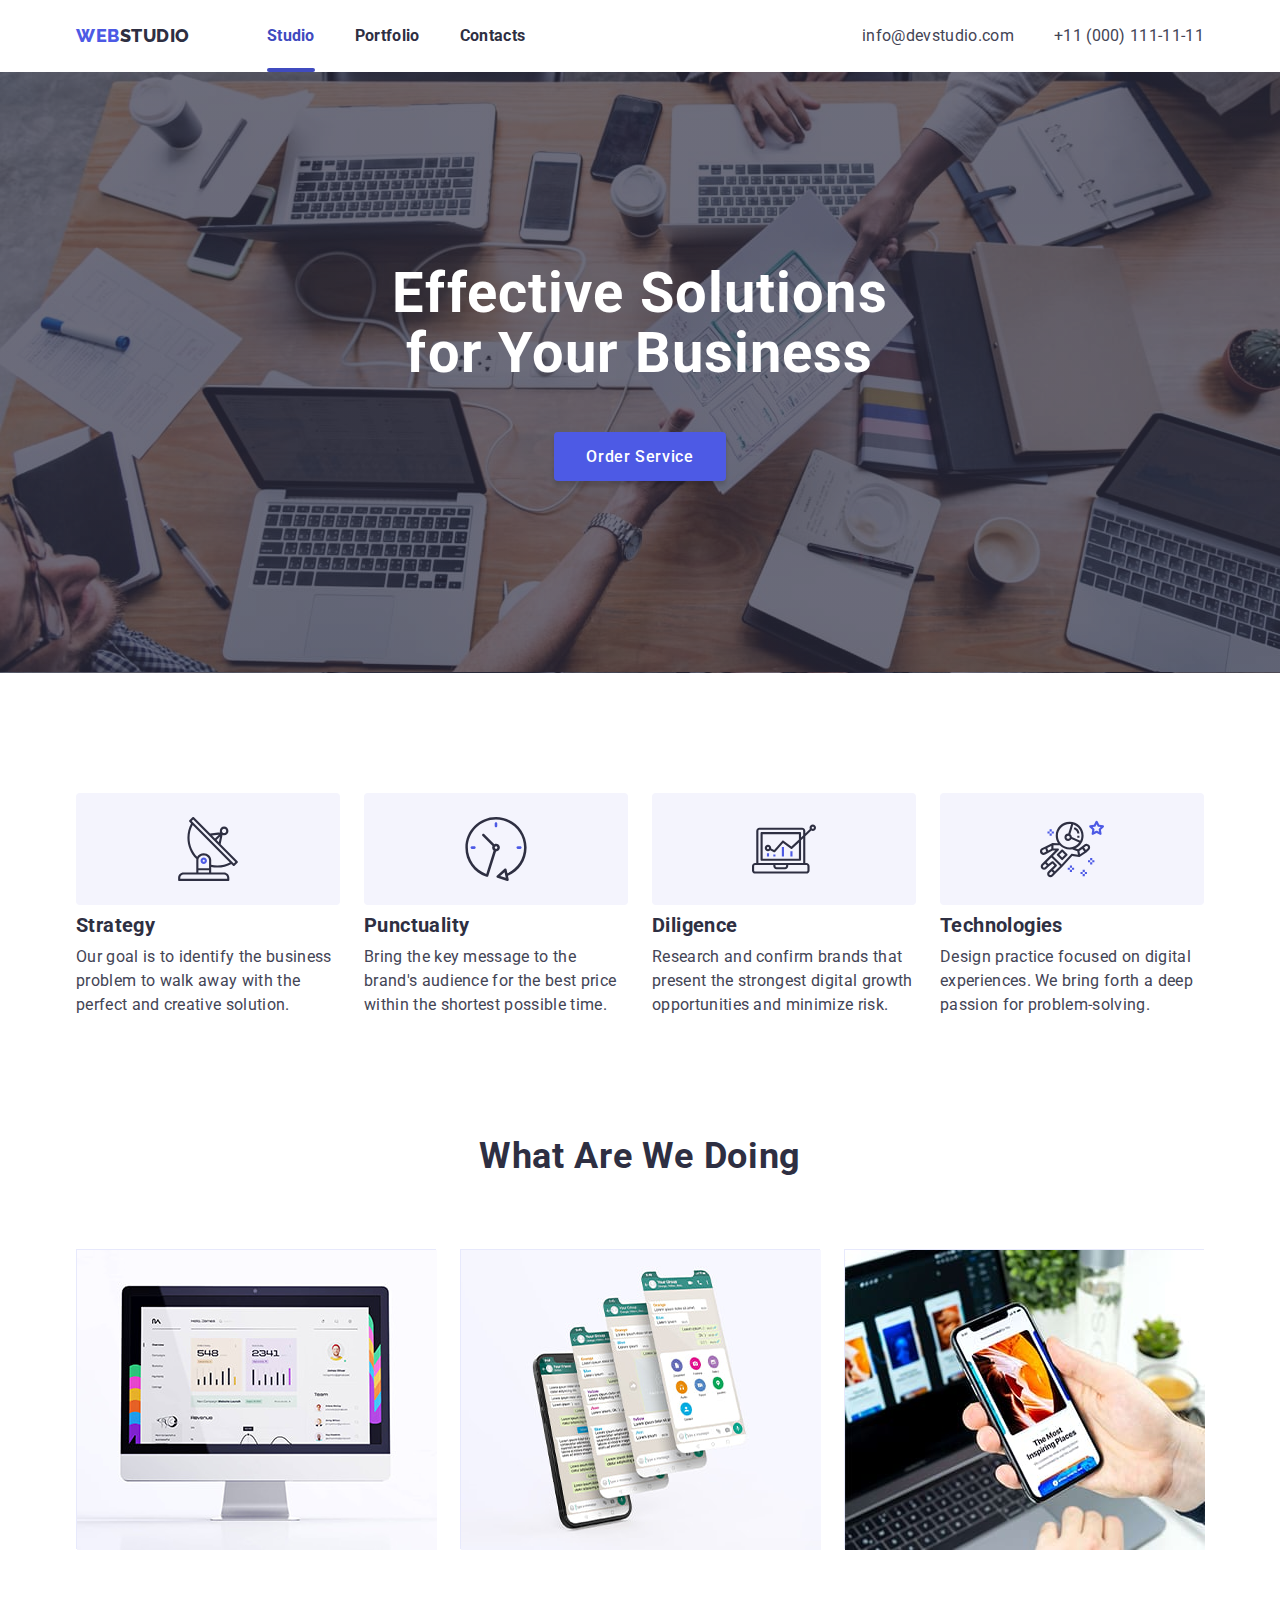
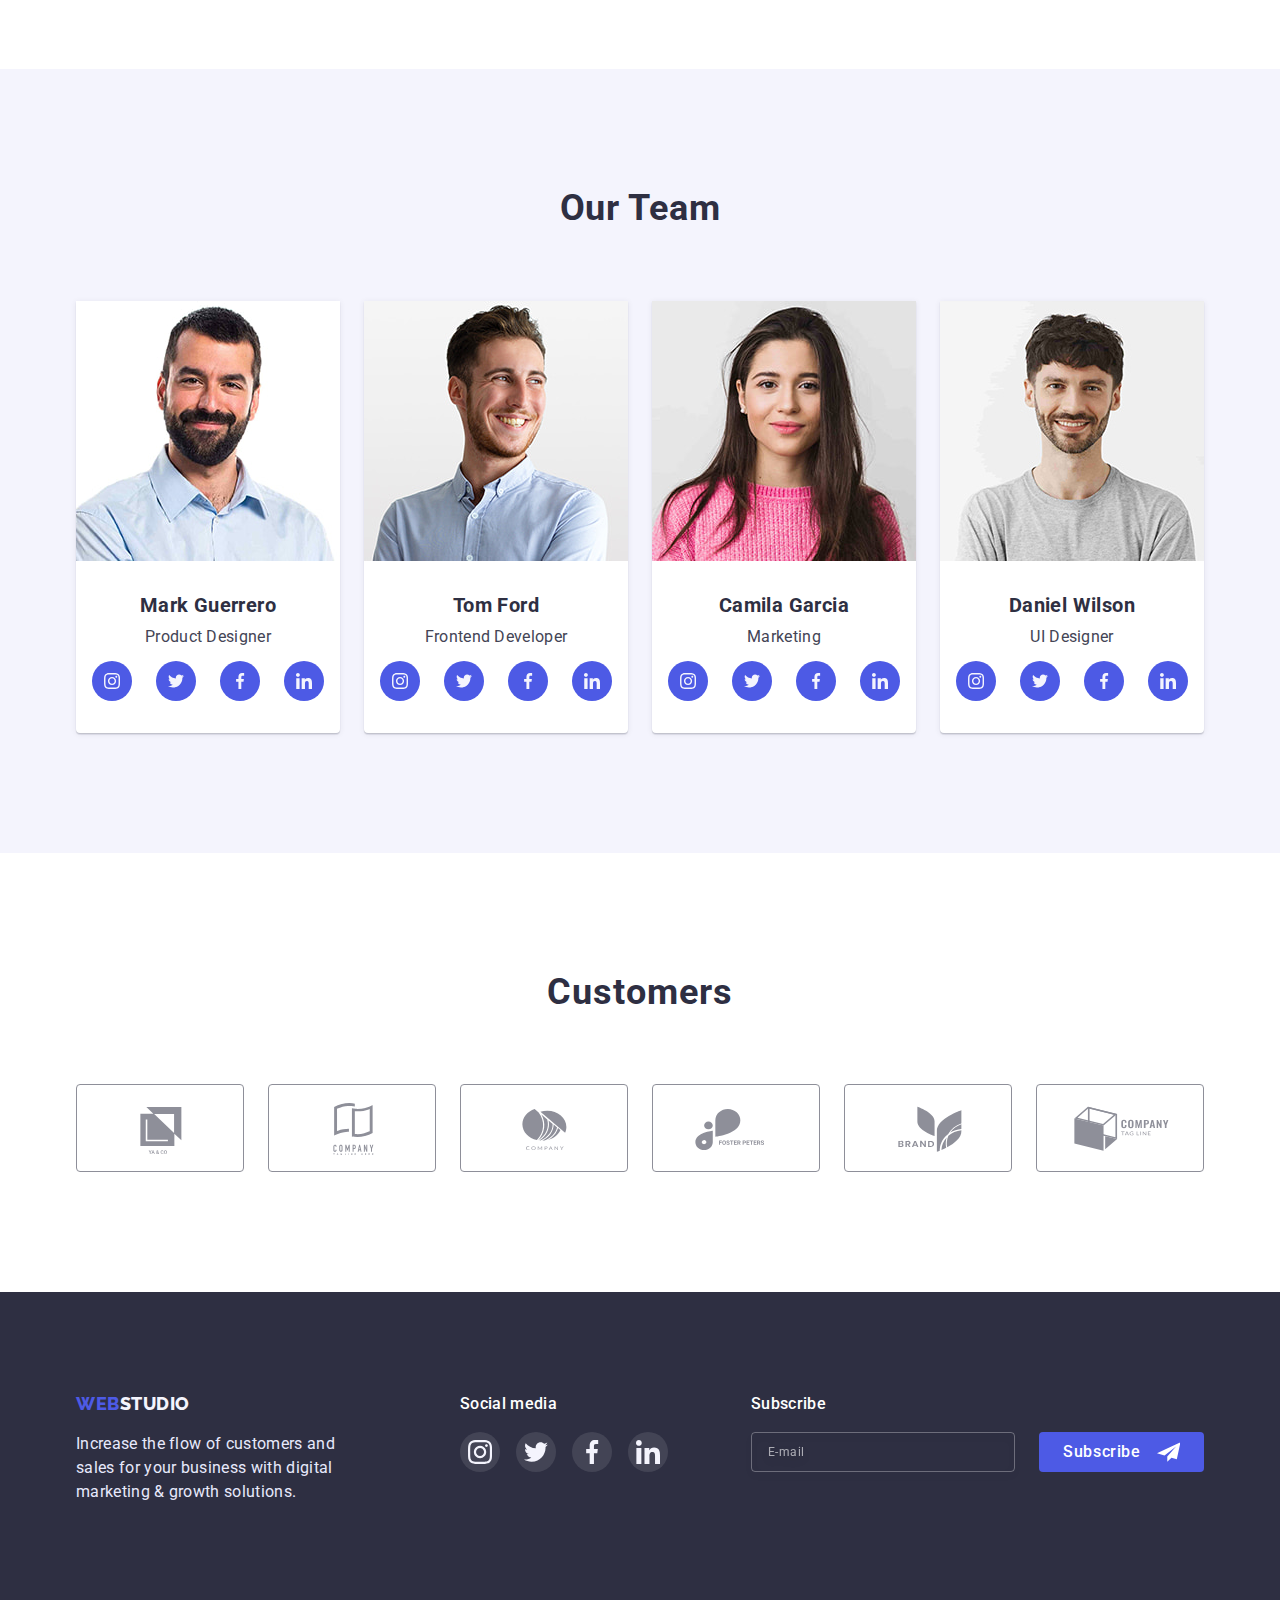
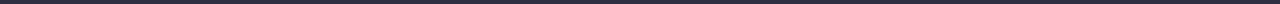
<file: index.html>
<!DOCTYPE html>
<html lang="en">
  <head>
    <meta charset="UTF-8" />
    <meta http-equiv="X-UA-Compatible" content="IE=edge" />
    <meta name="viewport" content="width=device-width, initial-scale=1.0" />
    <title>Портфоліо</title>
    <link rel="preconnect" href="https://fonts.googleapis.com" />
    <link rel="preconnect" href="https://fonts.gstatic.com" crossorigin />
    <link
      href="https://fonts.googleapis.com/css2?family=Raleway:wght@700;800&family=Roboto:wght@400;500;700;900&display=swap"
      rel="stylesheet"
    />
    <link
      rel="stylesheet"
      href="https://cdnjs.cloudflare.com/ajax/libs/modern-normalize/1.1.0/modern-normalize.css"
    />
    <link rel="stylesheet" href="css/styles.css" />
  </head>
  <body>
    <header>
      <div class="container-header">
        <div class="logo-navigation">
          <a class="logo" href="index.html"
            ><span class="logo-web">WEB</span
            ><span class="logo-studio">STUDIO</span></a
          >
          <nav class="navigation">
            <ul class="navigation-links-list">
              <li>
                <a
                  class="navigation-link nav-current"
                  href="index.html"
                  target="_parent"
                  >Studio</a
                >
              </li>
              <li>
                <a
                  class="navigation-link nav-hidden"
                  href="portfolio.html"
                  target="_parent"
                  >Portfolio</a
                >
              </li>
              <li>
                <a class="navigation-link nav-hidden" href="#" target="_parent"
                  >Contacts</a
                >
              </li>
            </ul>
          </nav>
        </div>
        <ul class="contacts">
          <li>
            <a class="contact" href="mailto:info@devstudio.com"
              >info@devstudio.com</a
            >
          </li>
          <li>
            <a class="contact" href="tel:+110001111111">+11 (000) 111-11-11</a>
          </li>
        </ul>
      </div>
    </header>

    <main>
      <section class="hero">
        <h1 class="hero-header">Effective Solutions for Your Business</h1>
        <button class="hero-button" type="button" data-modal-open>
          Order Service
        </button>

        <div class="backdrop is-hidden" data-modal>
          <div class="modal">
            <button class="modal-close-button" data-modal-close>
              <svg class="icon-close">
                <use href="./images/icons.svg#icon-close"></use>
              </svg>
            </button>
            <h2 class="form-header">
              Leave your contacts and we will call you back
            </h2>

            <form class="form-container">
              <label class="form-label"
                ><span class="input-option">Name</span>
                <span class="svg-container">
                  <input class="form" type="text" name="name" id="name" />
                  <svg class="form-icon">
                    <use href="./images/icons.svg#icon-Vector-form"></use>
                  </svg>
                </span>
              </label>
              <label class="form-label"
                ><span class="input-option">Phone</span>
                <span class="svg-container">
                  <input class="form" type="tel" name="tel" id="tel" />
                  <svg class="form-icon">
                    <use href="./images/icons.svg#icon-phone"></use>
                  </svg>
                </span>
              </label>
              <label class="form-label"
                ><span class="input-option">Email</span>
                <span class="svg-container">
                  <input class="form" type="email" name="email" id="email" />
                  <svg class="form-icon">
                    <use href="./images/icons.svg#icon-envelop"></use>
                  </svg>
                </span>
              </label>
              <label class="form-label"
                ><span class="input-option">Comment</span>
                <textarea
                  class="comment"
                  name="comment"
                  id="comment"
                  cols="30"
                  rows="10"
                  placeholder="Text input"
                ></textarea>
              </label>
              <label class="checkbox-label">
                <input
                  class="checkbox"
                  type="checkbox"
                  name="checkbox"
                  value="accept-policy"
                  id="checkbox"
                />
                <span class="custom-checkbox">
                  <svg class="checkbox-icon">
                    <use href="./images/icons.svg#icon-Custom-checkbox"></use>
                  </svg>
                </span>
                <span>
                  I accept the terms and conditions of the
                  <a class="agreement" href=""> Privacy Policy</a>
                </span>
              </label>
              <!-- <label class="checkbox-label" for="checkbox">I accept the terms and conditions of the <a class="agreement" href="">Privacy Policy</a></label> -->
              <button class="form-button" type="submit">Send</button>
            </form>
          </div>
        </div>
      </section>

      <section class="features-section">
        <div class="container">
          <ul class="features-list">
            <li class="features-li">
              <div class="features-icon-container">
                <svg class="features-icon">
                  <use href="./images/icons.svg#icon-antenna"></use>
                </svg>
              </div>
              <h3 class="features-header">Strategy</h3>
              <p class="features-description">
                Our goal is to identify the business problem to walk away with
                the perfect and creative solution.
              </p>
            </li>
            <li class="features-li">
              <div class="features-icon-container">
                <svg class="features-icon">
                  <use href="./images/icons.svg#icon-clock"></use>
                </svg>
              </div>
              <h3 class="features-header">Punctuality</h3>
              <p class="features-description">
                Bring the key message to the brand's audience for the best price
                within the shortest possible time.
              </p>
            </li>
            <li class="features-li">
              <div class="features-icon-container">
                <svg class="features-icon">
                  <use href="./images/icons.svg#icon-diagram"></use>
                </svg>
              </div>
              <h3 class="features-header">Diligence</h3>
              <p class="features-description">
                Research and confirm brands that present the strongest digital
                growth opportunities and minimize risk.
              </p>
            </li>
            <li class="features-li">
              <div class="features-icon-container">
                <svg class="features-icon">
                  <use href="./images/icons.svg#icon-astronaut"></use>
                </svg>
              </div>
              <h3 class="features-header">Technologies</h3>
              <p class="features-description">
                Design practice focused on digital experiences. We bring forth a
                deep passion for problem-solving.
              </p>
            </li>
          </ul>
        </div>
      </section>
      <section class="portfolio-container">
        <div class="container">
          <h2 class="portfolio-header">What are we doing</h2>
          <ul class="portfolio-images">
            <li class="portfolio-img">
              <img
                src="images/portfolio1.jpg"
                width="360"
                alt="Portfolio image 1"
              />
            </li>
            <li class="portfolio-img">
              <img
                src="images/portfolio2.jpg"
                width="360"
                alt="Portfolio image 2"
              />
            </li>
            <li class="portfolio-img">
              <img
                src="images/portfolio3.jpg"
                width="360"
                alt="Portfolio image 3"
              />
            </li>
          </ul>
        </div>
      </section>
      <section class="team-container">
        <h2 class="our-team-header">Our Team</h2>
        <div class="container">
          <ul class="team-photos">
            <li class="team-image">
              <img src="images/team1.jpg" width="264" alt="Photo" />
              <div class="our-team-container">
                <h3 class="name">Mark Guerrero</h3>
                <p class="expert">Product Designer</p>

                <ul class="team-social-container">
                  <li>
                    <a class="team-social-background" href="#">
                      <svg class="team-social">
                        <use href="./images/icons.svg#icon-instagram"></use>
                      </svg>
                    </a>
                  </li>
                  <li>
                    <a class="team-social-background" href="#">
                      <svg class="team-social">
                        <use href="./images/icons.svg#icon-twitter"></use>
                      </svg>
                    </a>
                  </li>
                  <li>
                    <a class="team-social-background" href="#">
                      <svg class="team-social">
                        <use href="./images/icons.svg#icon-facebook"></use>
                      </svg>
                    </a>
                  </li>
                  <li>
                    <a class="team-social-background" href="#">
                      <svg class="team-social">
                        <use href="./images/icons.svg#icon-linkedin"></use>
                      </svg>
                    </a>
                  </li>
                </ul>
              </div>
            </li>
            <li class="team-image">
              <img src="images/team2.jpg" width="264" alt="Photo" />
              <div class="our-team-container">
                <h3 class="name">Tom Ford</h3>
                <p class="expert">Frontend Developer</p>
                <ul class="team-social-container">
                  <li>
                    <a class="team-social-background" href="#">
                      <svg class="team-social">
                        <use href="./images/icons.svg#icon-instagram"></use>
                      </svg>
                    </a>
                  </li>
                  <li>
                    <a class="team-social-background" href="#">
                      <svg class="team-social">
                        <use href="./images/icons.svg#icon-twitter"></use>
                      </svg>
                    </a>
                  </li>
                  <li>
                    <a class="team-social-background" href="#">
                      <svg class="team-social">
                        <use href="./images/icons.svg#icon-facebook"></use>
                      </svg>
                    </a>
                  </li>
                  <li>
                    <a class="team-social-background" href="#">
                      <svg class="team-social">
                        <use href="./images/icons.svg#icon-linkedin"></use>
                      </svg>
                    </a>
                  </li>
                </ul>
              </div>
            </li>
            <li class="team-image">
              <img src="images/team3.jpg" width="264" alt="Photo" />
              <div class="our-team-container">
                <h3 class="name">Camila Garcia</h3>
                <p class="expert">Marketing</p>
                <ul class="team-social-container">
                  <li>
                    <a class="team-social-background" href="#">
                      <svg class="team-social">
                        <use href="./images/icons.svg#icon-instagram"></use>
                      </svg>
                    </a>
                  </li>
                  <li>
                    <a class="team-social-background" href="#">
                      <svg class="team-social">
                        <use href="./images/icons.svg#icon-twitter"></use>
                      </svg>
                    </a>
                  </li>
                  <li>
                    <a class="team-social-background" href="#">
                      <svg class="team-social">
                        <use href="./images/icons.svg#icon-facebook"></use>
                      </svg>
                    </a>
                  </li>
                  <li>
                    <a class="team-social-background" href="#">
                      <svg class="team-social">
                        <use href="./images/icons.svg#icon-linkedin"></use>
                      </svg>
                    </a>
                  </li>
                </ul>
              </div>
            </li>
            <li class="team-image">
              <img src="images/team4.jpg" width="264" alt="Photo" />
              <div class="our-team-container">
                <h3 class="name">Daniel Wilson</h3>
                <p class="expert">UI Designer</p>
                <ul class="team-social-container">
                  <li>
                    <a class="team-social-background" href="#">
                      <svg class="team-social">
                        <use href="./images/icons.svg#icon-instagram"></use>
                      </svg>
                    </a>
                  </li>
                  <li>
                    <a class="team-social-background" href="#">
                      <svg class="team-social">
                        <use href="./images/icons.svg#icon-twitter"></use>
                      </svg>
                    </a>
                  </li>
                  <li>
                    <a class="team-social-background" href="#">
                      <svg class="team-social">
                        <use href="./images/icons.svg#icon-facebook"></use>
                      </svg>
                    </a>
                  </li>
                  <li>
                    <a class="team-social-background" href="#">
                      <svg class="team-social">
                        <use href="./images/icons.svg#icon-linkedin"></use>
                      </svg>
                    </a>
                  </li>
                </ul>
              </div>
            </li>
          </ul>
        </div>
      </section>

      <section class="customers">
        <div class="container">
          <h2 class="customers-header">Customers</h2>
          <ul class="customers-container">
            <li>
              <a class="customers-icons-container" href="">
                <svg class="customers-icons">
                  <use href="./images/icons.svg#icon-Logo"></use>
                </svg>
              </a>
            </li>
            <li>
              <a class="customers-icons-container" href="">
                <svg class="customers-icons">
                  <use href="./images/icons.svg#icon-Logo-2"></use>
                </svg>
              </a>
            </li>
            <li>
              <a class="customers-icons-container" href="">
                <svg class="customers-icons">
                  <use href="./images/icons.svg#icon-Logo-3"></use>
                </svg>
              </a>
            </li>
            <li>
              <a class="customers-icons-container" href="">
                <svg class="customers-icons">
                  <use href="./images/icons.svg#icon-Logo-4"></use>
                </svg>
              </a>
            </li>
            <li>
              <a class="customers-icons-container" href="">
                <svg class="customers-icons">
                  <use href="./images/icons.svg#icon-Logo-5"></use>
                </svg>
              </a>
            </li>
            <li>
              <a class="customers-icons-container" href="">
                <svg class="customers-icons">
                  <use href="./images/icons.svg#icon-Logo-6"></use>
                </svg>
              </a>
            </li>
          </ul>
        </div>
      </section>
    </main>

    <footer>
      <div class="footer-container">
        <div class="description-container">
          <div>
            <a class="logo-footer" href="index.html"
              ><span class="logo-web-footer">WEB</span
              ><span class="logo-studio-footer">STUDIO</span></a
            >
            <p class="footer-description">
              Increase the flow of customers and sales for your business with
              digital marketing & growth solutions.
            </p>
          </div>
          <div>
            <h3 class="footer-social-header">Social media</h3>
            <ul class="footer-social-links">
              <li>
                <a class="footer-social-background" href="">
                  <svg class="footer-social">
                    <use href="./images/icons.svg#icon-instagram"></use>
                  </svg>
                </a>
              </li>
              <li>
                <a class="footer-social-background" href="">
                  <svg class="footer-social">
                    <use href="./images/icons.svg#icon-twitter"></use>
                  </svg>
                </a>
              </li>
              <li>
                <a class="footer-social-background" href="">
                  <svg class="footer-social">
                    <use href="./images/icons.svg#icon-facebook"></use>
                  </svg>
                </a>
              </li>
              <li>
                <a class="footer-social-background" href="">
                  <svg class="footer-social">
                    <use href="./images/icons.svg#icon-linkedin"></use>
                  </svg>
                </a>
              </li>
            </ul>
          </div>
        </div>

        <div class="subscribe-form">
          <h3 class="subscribe-label">Subscribe</h3>
          <form class="footer-form-container">
            <input
              class="subscribe-email"
              type="email"
              name="Subscribe"
              id="Subscribe"
              placeholder="E-mail"
            />
            <button class="subscribe-button" type="submit">
              Subscribe
              <svg class="subscribe-icon">
                <use href="./images/icons.svg#icon-icon-tg"></use>
              </svg>
            </button>
          </form>
        </div>
      </div>
    </footer>

    <script src="./js/modal.js"></script>
  </body>
</html>
</file>
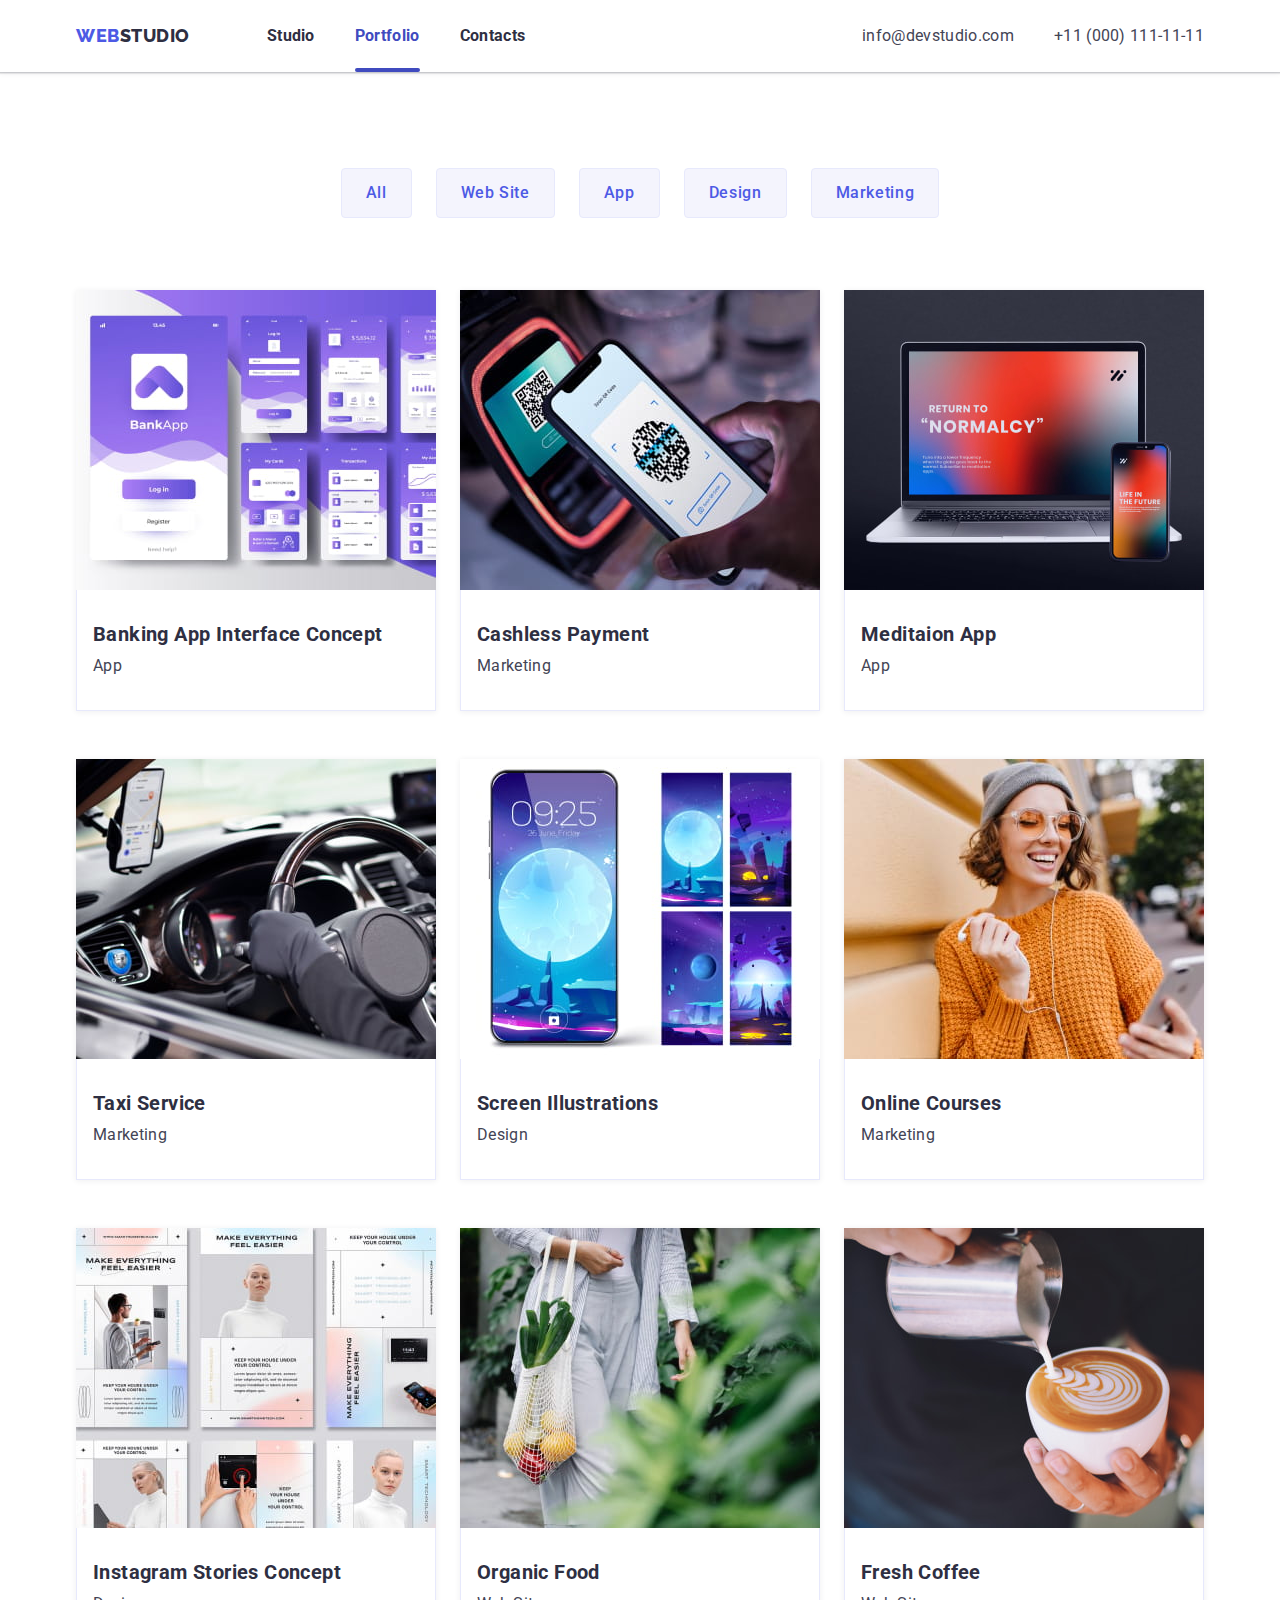
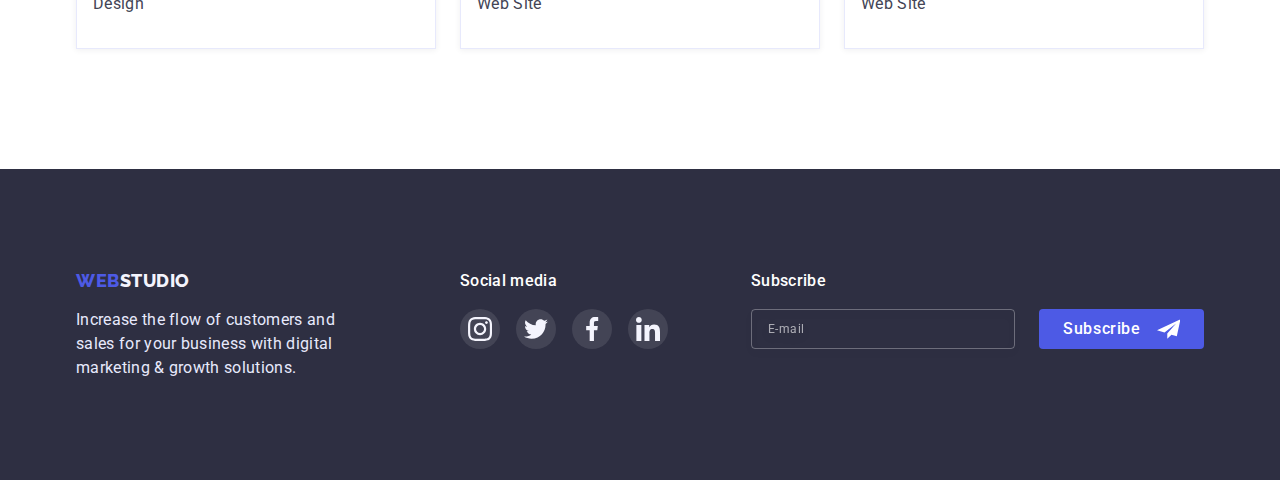
<file: portfolio.html>
<!DOCTYPE html>
<html lang="en">
  <head>
    <meta charset="UTF-8" />
    <meta http-equiv="X-UA-Compatible" content="IE=edge" />
    <meta name="viewport" content="width=device-width, initial-scale=1.0" />
    <title>Портфоліо</title>
    <link rel="preconnect" href="https://fonts.googleapis.com" />
    <link rel="preconnect" href="https://fonts.gstatic.com" crossorigin />
    <link
      href="https://fonts.googleapis.com/css2?family=Raleway:wght@700;800&family=Roboto:wght@400;500;700;900&display=swap"
      rel="stylesheet"
    />
    <link
      rel="stylesheet"
      href="https://cdnjs.cloudflare.com/ajax/libs/modern-normalize/1.1.0/modern-normalize.css"
    />
    <link rel="stylesheet" href="portfolio_css/styles.css" />
  </head>
  <body>
    <header>
      <div class="container-header">
        <div class="logo-navigation">
          <a class="logo" href="index.html"
            ><span class="logo-web">WEB</span
            ><span class="logo-studio">STUDIO</span></a
          >
          <nav>
            <ul class="navigation-links-list">
              <li>
                <a
                  class="navigation-link nav-hidden"
                  href="index.html"
                  target="_parent"
                  >Studio</a
                >
              </li>
              <li>
                <a
                  class="navigation-link nav-current"
                  href="portfolio.html"
                  target="_parent"
                  >Portfolio</a
                >
              </li>
              <li>
                <a class="navigation-link nav-hidden" href="#" target="_parent"
                  >Contacts</a
                >
              </li>
            </ul>
          </nav>
        </div>
        <ul class="contacts">
          <li>
            <a class="contact icon-envelop" href="mailto:info@devstudio.com"
              >info@devstudio.com</a
            >
          </li>
          <li>
            <a class="contact icon-phone" href="tel:+110001111111"
              >+11 (000) 111-11-11</a
            >
          </li>
        </ul>
      </div>
    </header>

    <main>
      <section class="main-page">
        <div class="container">
          <h1 class="portfolio-header">Portfolio</h1>
          <ul class="navigation-buttons">
            <li><button class="button-section" type="button">All</button></li>
            <li>
              <button class="button-section" type="button">Web Site</button>
            </li>
            <li><button class="button-section" type="button">App</button></li>
            <li>
              <button class="button-section" type="button">Design</button>
            </li>
            <li>
              <button class="button-section" type="button">Marketing</button>
            </li>
          </ul>

          <ul class="studio-all">
            <li>
              <a class="studio-link" href="#">
                <div class="image-relative">
                  <img
                    class="portfolio-image"
                    src="images/img.jpg"
                    alt="Portfolio image"
                  />
                  <p class="image-text">
                    14 Stylish and User-Friendly App Design Concepts · Task
                    Manager App · Calorie Tracker App · Exotic Fruit Ecommerce
                    App · Cloud Storage App
                  </p>
                </div>
                <div class="portfolio-container">
                  <h3 class="studio-image-header">
                    Banking App Interface Concept
                  </h3>
                  <p class="studio-place">App</p>
                </div>
              </a>
            </li>
            <li>
              <a class="studio-link" href="#">
                <div class="image-relative">
                  <img
                    class="portfolio-image"
                    src="images/img2.jpg"
                    alt="Portfolio image"
                  />
                  <p class="image-text">
                    14 Stylish and User-Friendly App Design Concepts · Task
                    Manager App · Calorie Tracker App · Exotic Fruit Ecommerce
                    App · Cloud Storage App
                  </p>
                </div>
                <div class="portfolio-container">
                  <h3 class="studio-image-header">Cashless Payment</h3>
                  <p class="studio-place">Marketing</p>
                </div>
              </a>
            </li>
            <li>
              <a class="studio-link" href="#">
                <div class="image-relative">
                  <img
                    class="portfolio-image"
                    src="images/img3.jpg"
                    alt="Portfolio image"
                  />
                  <p class="image-text">
                    14 Stylish and User-Friendly App Design Concepts · Task
                    Manager App · Calorie Tracker App · Exotic Fruit Ecommerce
                    App · Cloud Storage App
                  </p>
                </div>
                <div class="portfolio-container">
                  <h3 class="studio-image-header">Meditaion App</h3>
                  <p class="studio-place">App</p>
                </div>
              </a>
            </li>
            <li>
              <a class="studio-link" href="#">
                <div class="image-relative">
                  <img
                    class="portfolio-image"
                    src="images/img4.jpg"
                    alt="Portfolio image"
                  />
                  <p class="image-text">
                    14 Stylish and User-Friendly App Design Concepts · Task
                    Manager App · Calorie Tracker App · Exotic Fruit Ecommerce
                    App · Cloud Storage App
                  </p>
                </div>
                <div class="portfolio-container">
                  <h3 class="studio-image-header">Taxi Service</h3>
                  <p class="studio-place">Marketing</p>
                </div>
              </a>
            </li>
            <li>
              <a class="studio-link" href="#">
                <div class="image-relative">
                  <img
                    class="portfolio-image"
                    src="images/img5.jpg"
                    alt="Portfolio image"
                  />
                  <p class="image-text">
                    14 Stylish and User-Friendly App Design Concepts · Task
                    Manager App · Calorie Tracker App · Exotic Fruit Ecommerce
                    App · Cloud Storage App
                  </p>
                </div>
                <div class="portfolio-container">
                  <h3 class="studio-image-header">Screen Illustrations</h3>
                  <p class="studio-place">Design</p>
                </div>
              </a>
            </li>
            <li>
              <a class="studio-link" href="#">
                <div class="image-relative">
                  <img
                    class="portfolio-image"
                    src="images/img6.jpg"
                    alt="Portfolio image"
                  />
                  <p class="image-text">
                    14 Stylish and User-Friendly App Design Concepts · Task
                    Manager App · Calorie Tracker App · Exotic Fruit Ecommerce
                    App · Cloud Storage App
                  </p>
                </div>
                <div class="portfolio-container">
                  <h3 class="studio-image-header">Online Courses</h3>
                  <p class="studio-place">Marketing</p>
                </div>
              </a>
            </li>
            <li>
              <a class="studio-link" href="#">
                <div class="image-relative">
                  <img
                    class="portfolio-image"
                    src="images/img7.jpg"
                    alt="Portfolio image"
                  />
                  <p class="image-text">
                    14 Stylish and User-Friendly App Design Concepts · Task
                    Manager App · Calorie Tracker App · Exotic Fruit Ecommerce
                    App · Cloud Storage App
                  </p>
                </div>
                <div class="portfolio-container">
                  <h3 class="studio-image-header">Instagram Stories Concept</h3>
                  <p class="studio-place">Design</p>
                </div>
              </a>
            </li>
            <li>
              <a class="studio-link" href="#">
                <div class="image-relative">
                  <img
                    class="portfolio-image"
                    src="images/img8.jpg"
                    alt="Portfolio image"
                  />
                  <p class="image-text">
                    14 Stylish and User-Friendly App Design Concepts · Task
                    Manager App · Calorie Tracker App · Exotic Fruit Ecommerce
                    App · Cloud Storage App
                  </p>
                </div>
                <div class="portfolio-container">
                  <h3 class="studio-image-header">Organic Food</h3>
                  <p class="studio-place">Web Site</p>
                </div>
              </a>
            </li>
            <li>
              <a class="studio-link" href="#">
                <div class="image-relative">
                  <img
                    class="portfolio-image"
                    src="images/img9.jpg"
                    alt="Portfolio image"
                  />
                  <p class="image-text">
                    14 Stylish and User-Friendly App Design Concepts · Task
                    Manager App · Calorie Tracker App · Exotic Fruit Ecommerce
                    App · Cloud Storage App
                  </p>
                </div>
                <div class="portfolio-container">
                  <h3 class="studio-image-header">Fresh Coffee</h3>
                  <p class="studio-place">Web Site</p>
                </div>
              </a>
            </li>
          </ul>
        </div>
      </section>
    </main>

    <footer>
      <div class="footer-container">
        <div class="description-container">
          <div>
            <a class="logo-footer" href="index.html"
              ><span class="logo-web-footer">WEB</span
              ><span class="logo-studio-footer">STUDIO</span></a
            >
            <p class="footer-description">
              Increase the flow of customers and sales for your business with
              digital marketing & growth solutions.
            </p>
          </div>
          <div>
            <h3 class="footer-social-header">Social media</h3>
            <ul class="footer-social-links">
              <li>
                <a class="footer-social-background" href="">
                  <svg class="footer-social">
                    <use href="./images/icons.svg#icon-instagram"></use>
                  </svg>
                </a>
              </li>
              <li>
                <a class="footer-social-background" href="">
                  <svg class="footer-social">
                    <use href="./images/icons.svg#icon-twitter"></use>
                  </svg>
                </a>
              </li>
              <li>
                <a class="footer-social-background" href="">
                  <svg class="footer-social">
                    <use href="./images/icons.svg#icon-facebook"></use>
                  </svg>
                </a>
              </li>
              <li>
                <a class="footer-social-background" href="">
                  <svg class="footer-social">
                    <use href="./images/icons.svg#icon-linkedin"></use>
                  </svg>
                </a>
              </li>
            </ul>
          </div>
        </div>

        <div class="subscribe-form">
          <h3 class="subscribe-label">Subscribe</h3>
          <form class="footer-form-container">
            <input
              class="subscribe-email"
              type="email"
              name="Subscribe"
              id="Subscribe"
              placeholder="E-mail"
            />
            <button class="subscribe-button" type="submit">
              Subscribe
              <svg class="subscribe-icon">
                <use href="./images/icons.svg#icon-icon-tg"></use>
              </svg>
            </button>
          </form>
        </div>
      </div>
    </footer>
  </body>
</html>
</file>
<file: css/styles.css>
:root {
  --granite: #2e2f42;
  --smallTextColor: #434455;
  --lavender: #f4f4fd;
  --royalBlue: #4d5ae5;
  --buttonHoverColor: #404bbf;
  --white: #ffff;
  --lavenderAnother: #e7e9fc;
  --paleBlue: #8e8f99;
  --shamrockCrayola: #31d0aa;
}

body {
  font-family: "Roboto", sans-serif;
  background-color: #ffffff;
  color: #ffffff;
  margin: 0px;
}

.container {
  padding: 0px 15px;
  width: 1158px;
  margin: 0 auto;
}

ul,
li,
h1,
h2,
h3,
p,
a {
  list-style: none;
  text-decoration: none;
  margin: 0;
  padding: 0;
}

img {
  display: block;
}

textarea {
  resize: none;
}

/*#region HEADER */

.container-header {
  margin: 0 auto;
  width: 1158px;
  padding-left: 15px;
  padding-right: 15px;
  display: flex;
  justify-content: space-between;
}

header {
  box-shadow: 0px 2px 1px rgba(46, 47, 66, 0.08),
    0px 1px 1px rgba(46, 47, 66, 0.16), 0px 1px 6px rgba(46, 47, 66, 0.08);
}

.navigation {
  margin-left: 77px;
}

.logo-navigation {
  display: flex;
}

.logo {
  font-family: "Raleway", sans-serif;
  display: block;
  padding: 24px 0px;
  line-height: 1.3;
  font-weight: 800;
  font-size: 18px;
  letter-spacing: 0.03em;
}

.logo-web {
  color: var(--royalBlue);
}

.logo-studio {
  color: var(--granite);
}

.navigation-links-list {
  display: flex;
  gap: 40px;
}

.navigation-link.nav-current {
  color: var(--buttonHoverColor);
}

.nav-current::after {
  content: "";
  display: block;
  position: absolute;
  left: 0;
  bottom: 0;
  width: 100%;
  height: 4px;
  background-color: var(--buttonHoverColor);
  border-radius: 2px;
}

.nav-hidden::after {
  content: "";
  display: block;
  position: absolute;
  left: 0;
  bottom: 0;
  width: 100%;
  height: 4px;
  background-color: var(--buttonHoverColor);
  border-radius: 2px;
  opacity: 0;
  transition: opacity 250ms cubic-bezier(0.4, 0, 0.2, 1);
}

.nav-hidden:hover:after {
  opacity: 1;
}

.nav-hidden:focus:after {
  opacity: 1;
}

.navigation-link {
  color: var(--granite);
  display: block;
  position: relative;
  padding: 24px 0px;
  line-height: 1.5;
  font-weight: 700;
  font-size: 16px;
  letter-spacing: 0.02em;
  transition: color 250ms cubic-bezier(0.4, 0, 0.2, 1);
}

.navigation-link:hover {
  color: var(--buttonHoverColor);
}

.navigation-link:focus {
  color: var(--buttonHoverColor);
}

.contacts {
  display: flex;
  gap: 40px;
  margin: 0;
  list-style: none;
  text-decoration: none;
  line-height: 1.5;
  font-size: 16px;
  letter-spacing: 0.02em;
}

.contact {
  color: var(--smallTextColor);
  display: block;
  padding: 24px 0px;
  transition: color 250ms cubic-bezier(0.4, 0, 0.2, 1);
}

.contact:hover {
  color: var(--buttonHoverColor);
}

.contact:focus {
  color: var(--buttonHoverColor);
}

/* #endregion */

/*#region MAIN */

/* #region HERO */

.hero {
  background-image: linear-gradient(
      to right,
      rgb(18%, 18%, 26%, 0.7),
      rgb(18%, 18%, 26%, 0.7)
    ),
    url(../images/people-office\ 1.jpg);
  max-width: 1440px;
  margin: 0 auto;
  padding-top: 192px;
  padding-bottom: 192px;
  text-align: center;
}

.hero-header {
  margin: 0 auto;
  width: 500px;
  margin-bottom: 48px;
  font-weight: 700;
  font-size: 56px;
  line-height: 1.07;
  text-align: center;
  letter-spacing: 0.02em;
}

.hero-button {
  cursor: pointer;
  padding: 16px 32px;
  border-radius: 4px;
  border: none;
  background-color: var(--royalBlue);
  line-height: 1.1;
  font-weight: 500;
  font-size: 16px;
  letter-spacing: 0.04em;
  font-family: inherit;
  color: inherit;
  box-shadow: 0px 4px 4px rgba(0, 0, 0, 0.15);
  transition: box-shadow 250ms cubic-bezier(0.4, 0, 0.2, 1),
    background-color 250ms cubic-bezier(0.4, 0, 0.2, 1);
}

.hero-button:hover {
  background-color: var(--buttonHoverColor);
  box-shadow: 0px 1px 6px rgba(46, 47, 66, 0.08),
    0px 1px 1px rgba(46, 47, 66, 0.16), 0px 2px 1px rgba(46, 47, 66, 0.08);
}

.hero-button:focus {
  background-color: var(--buttonHoverColor);
  box-shadow: 0px 4px 4px rgba(0, 0, 0, 0.15);
  transition: background-color 250ms cubic-bezier(0.4, 0, 0.2, 1),
    box-shadow 250ms cubic-bezier(0.4, 0, 0.2, 1);
}

.backdrop.is-hidden {
  visibility: hidden;
  opacity: 0;
  pointer-events: none;
  transition: opacity 250ms cubic-bezier(0.4, 0, 0.2, 1),
    visibility 250ms cubic-bezier(0.4, 0, 0.2, 1);
}

.backdrop {
  display: flex;
  justify-content: center;
  align-items: center;
  position: fixed;
  top: 0;
  left: 0;
  width: 100%;
  height: 100%;
  opacity: 1;
  visibility: visible;
  background-color: rgba(46, 47, 66, 0.4);
  transition: opacity 250ms cubic-bezier(0.4, 0, 0.2, 1),
    visibility 250ms cubic-bezier(0.4, 0, 0.2, 1);
}

.modal {
  position: relative;
  padding: 72px 24px 24px 24px;
  width: 408px;
  background-color: #fcfcfc;
  box-shadow: 0px 1px 1px rgba(0, 0, 0, 0.14), 0px 1px 3px rgba(0, 0, 0, 0.12),
    0px 2px 1px rgba(0, 0, 0, 0.2);
  border-radius: 4px;
  transition: opacity 250ms cubic-bezier(0.4, 0, 0.2, 1),
    visibility 250ms cubic-bezier(0.4, 0, 0.2, 1);
}

.modal-close-button {
  cursor: pointer;
  position: absolute;
  right: 24px;
  top: 24px;
  width: 24px;
  height: 24px;
  border-radius: 50%;
  border: 1px solid rgba(0, 0, 0, 0.1);
  background-color: var(--lavenderAnother);
  transition: fill 250ms cubic-bezier(0.4, 0, 0.2, 1),
    background-color 250ms cubic-bezier(0.4, 0, 0.2, 1);
}

.modal-close-button:hover {
  fill: var(--white);
  background-color: var(--buttonHoverColor);
}

.modal-close-button:focus {
  fill: var(--white);
  background-color: var(--buttonHoverColor);
}

.icon-close {
  width: 8px;
  height: 8px;
}

.form-header {
  margin-bottom: 16px;
  font-size: 16px;
  font-weight: 600;
  line-height: 24px;
  text-align: center;
  letter-spacing: 0.02em;
  color: var(--granite);
}

.input-option {
  margin-right: auto;
  margin-bottom: 4px;
}

.form-label {
  display: flex;
  flex-direction: column;
  margin-bottom: 8px;
  font-size: 12px;
  line-height: 16px;
  letter-spacing: 0.04em;
  color: var(--paleBlue);
}

.form-label:nth-child(4) {
  margin-bottom: 16px;
}

.form {
  width: 100%;
  height: 40px;
  padding-left: 38px;
  border: 1px solid rgba(33, 33, 33, 0.2);
  border-radius: 4px;
  transition: border 250ms cubic-bezier(0.4, 0, 0.2, 1);
}

.svg-container {
  position: relative;
}

.form-icon {
  cursor: text;
  position: absolute;
  top: 50%;
  left: 19px;
  width: 12px;
  height: 12px;
  fill: var(--granite);
  transform: translateY(-50%);
  transition: fill 250ms cubic-bezier(0.4, 0, 0.2, 1);
}

.form-icon:nth-child(2) {
  width: 13px;
  height: 13px;
}

.form-icon:nth-child(3) {
  width: 15px;
  height: 12px;
}

.form:focus ~ .form-icon {
  fill: var(--royalBlue);
}

.form:focus {
  border: 1px solid #4d5ae5;
}

.comment {
  width: 100%;
  height: 120px;
  padding: 8px 16px;
  border: 1px solid rgba(33, 33, 33, 0.2);
  border-radius: 4px;
}

.comment::placeholder {
  font-size: 12px;
  line-height: 16px;
  letter-spacing: 0.04em;
  color: rgba(117, 117, 117, 0.5);
}

.checkbox {
  appearance: none;
}

.custom-checkbox {
  margin-right: 8px;
  width: 16px;
  height: 16px;
  background-color: var(--white);
  border: 1.25px solid #2e2f42;
  border-radius: 2px;
}

.checkbox-icon {
  opacity: 0;
  width: 10px;
  height: 8px;
}

.checkbox:checked + .custom-checkbox {
  background-color: var(--buttonHoverColor);
  border: none;
  width: 16px;
  height: 16px;
}

.checkbox:checked + .custom-checkbox .checkbox-icon {
  opacity: 1;
}

.checkbox-label {
  cursor: pointer;
  display: inline-flex;
  margin-left: 8px;
  margin-bottom: 24px;
  font-size: 12px;
  line-height: 16px;
  letter-spacing: 0.04em;
  color: #757575;
}

.agreement {
  color: var(--royalBlue);
  text-decoration: underline;
}

.form-button {
  cursor: pointer;
  width: 169px;
  height: 56px;
  padding: 16px 32px;
  color: var(--white);
  background-color: var(--royalBlue);
  box-shadow: 0px 4px 4px rgba(0, 0, 0, 0.15);
  border-radius: 4px;
  border: none;
  transition: background-color 250ms cubic-bezier(0.4, 0, 0.2, 1);
}
.form-button:hover,
.form-button:focus {
  background-color: var(--buttonHoverColor);
}

/* #endregion */

/*#region FEATURES */

.features-section {
  padding: 120px 0px;
}

.features-li {
  width: 264px;
}

.features-icon-container {
  display: flex;
  justify-content: center;
  align-items: center;
  content: "";
  width: 264px;
  height: 112px;
  border-radius: 4px;
  margin-bottom: 8px;
  background-color: var(--lavender);
}

.features-icon {
  width: 64px;
  height: 64px;
}

.features-list {
  display: flex;
  gap: 24px;
  justify-content: center;
}

.features-header {
  font-weight: 700;
  font-size: 20px;
  line-height: 1.2;
  letter-spacing: 0.02em;
  margin-right: 0px;
  margin-bottom: 8px;
  color: var(--granite);
}

.features-description {
  display: inline;
  margin: 0;
  font-size: 16px;
  line-height: 1.5;
  letter-spacing: 0.02em;
  color: var(--smallTextColor);
}

/* #endregion */

/*#region PORTFOLIO */

.portfolio-container {
  padding-bottom: 120px;
}

.portfolio-header {
  margin-bottom: 72px;
  font-weight: 700;
  font-size: 36px;
  line-height: 1.1;
  text-align: center;
  letter-spacing: 0.02em;
  text-transform: capitalize;
  color: var(--granite);
}

.portfolio-images {
  display: flex;
  justify-content: center;
  gap: 24px;
}

.portfolio-img {
  width: 360px;
  height: 300px;
  border: 1px solid #e7e9fc;
}

/* #endregion */

/*#region OUR TEAM */

.team-container {
  background-color: var(--lavender);
  padding: 120px 0px;
}

.our-team-header {
  margin-bottom: 72px;
  font-weight: 700;
  font-size: 36px;
  line-height: 1.1;
  text-align: center;
  letter-spacing: 0.02em;
  color: var(--granite);
}

.our-team-container {
  padding: 32px 0px;
  text-align: center;
}

.team-photos {
  display: flex;
  column-gap: 24px;
  justify-content: center;
}

.team-image {
  gap: 24px;
  background-color: var(--white);
  box-shadow: 0px 1px 6px rgba(46, 47, 66, 0.08),
    0px 1px 1px rgba(46, 47, 66, 0.16), 0px 2px 1px rgba(46, 47, 66, 0.08);
  border-radius: 0px 0px 4px 4px;
}

.name {
  margin-bottom: 8px;
  font-weight: 700;
  font-size: 20px;
  line-height: 1.2;
  letter-spacing: 0.02em;
  color: var(--granite);
}

.expert {
  font-size: 16px;
  line-height: 1.5;
  letter-spacing: 0.02em;
  color: var(--smallTextColor);
}

.team-social-container {
  display: inline-flex;
  flex-direction: row;
  gap: 24px;
  margin-top: 12px;
}

.team-social-background {
  background-color: var(--royalBlue);
  display: flex;
  justify-content: center;
  align-items: center;
  border-radius: 50%;
  width: 40px;
  height: 40px;
  transition: background-color 250ms cubic-bezier(0.4, 0, 0.2, 1);
}

.team-social-background:hover {
  background-color: var(--buttonHoverColor);
}

.team-social {
  width: 16px;
  height: 16px;
}

.customers {
  padding: 120px 0px;
}

.customers-container {
  display: flex;
  gap: 24px;
}

.customers-header {
  font-weight: 700;
  font-size: 36px;
  line-height: 1.1;
  text-align: center;
  letter-spacing: 0.03em;
  color: #2e2f42;
  margin-bottom: 72px;
}

.customers-icons-container {
  display: flex;
  justify-content: center;
  align-items: center;
  width: 168px;
  height: 88px;
  border: 1px solid #8e8f99;
  border-radius: 4px;
  transition: border 250ms cubic-bezier(0.4, 0, 0.2, 1);
}

.customers-icons {
  width: 104px;
  height: 56px;
  fill: var(--paleBlue);
  transition: fill 250ms cubic-bezier(0.4, 0, 0.2, 1);
}

.customers-icons-container:hover {
  border: 1px solid var(--buttonHoverColor);
}

.customers-icons-container:hover .customers-icons {
  fill: var(--buttonHoverColor);
}

.customers-icons-container:focus .customers-icons {
  fill: var(--buttonHoverColor);
}

/* #endregion */

/* #endregion */

/*#region FOOTER */
footer {
  background-color: var(--granite);
  padding-top: 100px;
  padding-bottom: 100px;
}

.footer-container {
  display: flex;
  justify-content: space-between;
  padding: 0px 15px;
  width: 1158px;
  margin: 0 auto;
}

.description-container {
  display: flex;
  flex-direction: row;
}

.logo-footer {
  font-family: "Raleway", sans-serif;
  display: block;
  line-height: 1.3;
  font-weight: 800;
  font-size: 18px;
  letter-spacing: 0.03em;
}

.logo-web-footer {
  color: var(--royalBlue);
}

.logo-studio-footer {
  color: var(--lavender);
}

.footer-description {
  width: 264px;
  margin-top: 16px;
  margin-right: 120px;
  font-size: 16px;
  letter-spacing: 0.02em;
  color: var(--lavenderAnother);
  line-height: 1.5;
}

.footer-social-header {
  margin-bottom: 16px;
  font-weight: 500;
  font-size: 16px;
  line-height: 24px;
  letter-spacing: 0.02em;
  color: var(--white);
}

.footer-social-links {
  display: inline-flex;
  flex-direction: row;
  gap: 16px;
}

.footer-social-background {
  display: inline-flex;
  flex-direction: row;
  justify-content: center;
  align-items: center;
  gap: 24px;
  background-color: rgba(255, 255, 255, 0.1);
  border-radius: 50%;
  width: 40px;
  height: 40px;
  transition: background-color 250ms cubic-bezier(0.4, 0, 0.2, 1);
}
.footer-social-background:hover {
  background-color: var(--shamrockCrayola);
}

.footer-social-background:focus {
  background-color: var(--shamrockCrayola);
  transition: background-color 250ms cubic-bezier(0.4, 0, 0.2, 1);
}

.footer-social {
  width: 24px;
  height: 24px;
}

.footer-form-container {
  display: flex;
  gap: 24px;
}

.subscribe-label {
  font-weight: 500;
  font-size: 16px;
  line-height: 24px;
  letter-spacing: 0.02em;
  color: var(--white);
  margin-bottom: 16px;
}

.subscribe-email {
  position: relative;
  padding-left: 16px;
  width: 264px;
  height: 40px;
  background-color: transparent;
  border: 1px solid rgba(255, 255, 255, 0.3);
  filter: drop-shadow(0px 4px 4px rgba(0, 0, 0, 0.15));
  border-radius: 4px;
}

.subscribe-email::placeholder {
  position: absolute;
  top: 50%;
  left: 16px;
  transform: translateY(-50%);
  font-size: 12px;
  line-height: 24px;
  letter-spacing: 0.04em;
  color: rgba(255, 255, 255, 0.6);
}

.subscribe-button {
  display: flex;
  gap: 16px;
  cursor: pointer;
  padding: 8px 24px;
  width: 165px;
  height: 40px;
  background-color: var(--royalBlue);
  border-radius: 4px;
  border: none;
  font-weight: 500;
  font-size: 16px;
  line-height: 24px;
  letter-spacing: 0.04em;
  color: var(--white);
  transition: background-color 250ms cubic-bezier(0.4, 0, 0.2, 1);
}

.subscribe-button:hover,
.subscribe-button:focus {
  background-color: var(--buttonHoverColor);
}

.subscribe-icon {
  width: 24px;
  height: 24px;
}

/* #endregion */ ;
</file>
<file: portfolio_css/styles.css>
:root {
  --granite: #2e2f42;
  --smallTextColor: #434455;
  --lavender: #f4f4fd;
  --royalBlue: #4d5ae5;
  --buttonHoverColor: #404bbf;
  --white: #ffff;
  --lavenderAnother: #e7e9fc;
  --paleBlue: #8e8f99;
  --shamrockCrayola: #31d0aa;
}

body {
  font-family: "Roboto", sans-serif;
  background-color: #ffffff;
  color: #ffffff;
}

.container {
  padding: 0px 15px;
  width: 1158px;
  margin: 0 auto;
}

ul,
li,
h1,
h2,
h3,
p,
a {
  list-style: none;
  text-decoration: none;
  margin: 0;
  padding: 0;
}

/*#region HEADER */

.container-header {
  margin: 0 auto;
  width: 1158px;
  padding-left: 15px;
  padding-right: 15px;
  display: flex;
  justify-content: space-between;
}

header {
  box-shadow: 0px 2px 1px rgba(46, 47, 66, 0.08),
    0px 1px 1px rgba(46, 47, 66, 0.16), 0px 1px 6px rgba(46, 47, 66, 0.08);
}

.logo-navigation {
  display: flex;
}

.logo {
  font-family: "Raleway", sans-serif;
  display: block;
  padding: 24px 0px;
  line-height: 1.3;
  font-weight: 800;
  font-size: 18px;
  letter-spacing: 0.03em;
}

.logo-web {
  color: var(--royalBlue);
}

.logo-studio {
  color: var(--granite);
}

.navigation-links-list {
  display: flex;
  gap: 40px;
  margin-left: 77px;
}

.navigation-link.nav-current {
  color: var(--buttonHoverColor);
}

.nav-current::after {
  content: "";
  display: block;
  position: absolute;
  left: 0;
  bottom: 0;
  width: 100%;
  height: 4px;
  background-color: var(--buttonHoverColor);
  border-radius: 2px;
}

.nav-hidden::after {
  content: "";
  display: block;
  position: absolute;
  left: 0;
  bottom: 0;
  width: 100%;
  height: 4px;
  background-color: var(--buttonHoverColor);
  border-radius: 2px;
  opacity: 0;
  transition: opacity 250ms cubic-bezier(0.4, 0, 0.2, 1);
}

.nav-hidden:hover:after {
  opacity: 1;
  transition: opacity 250ms cubic-bezier(0.4, 0, 0.2, 1);
}

.nav-hidden:focus:after {
  opacity: 1;
  transition: opacity 250ms cubic-bezier(0.4, 0, 0.2, 1);
}

.navigation-link {
  color: var(--granite);
  display: block;
  position: relative;
  padding: 24px 0px;
  line-height: 1.5;
  font-weight: 700;
  font-size: 16px;
  letter-spacing: 0.02em;
  transition: color 250ms cubic-bezier(0.4, 0, 0.2, 1);
}

.navigation-link:hover {
  color: var(--buttonHoverColor);
}

.navigation-link:focus {
  color: var(--buttonHoverColor);
}

.contacts {
  display: flex;
  gap: 40px;
  margin: 0;
  list-style: none;
  text-decoration: none;
  line-height: 1.5;
  font-size: 16px;
  letter-spacing: 0.02em;
}

.contact {
  color: var(--smallTextColor);
  display: block;
  padding: 24px 0px;
  transition: color 250ms cubic-bezier(0.4, 0, 0.2, 1);
}

.contact:hover {
  color: var(--buttonHoverColor);
}

.contact:focus {
  color: var(--buttonHoverColor);
}

/* #endregion */

/*#region MAIN */

.main-page {
  padding-bottom: 120px;
  padding-top: 96px;
}

.portfolio-header {
  display: none;
}

.navigation-buttons {
  display: flex;
  margin-bottom: 72px;
  gap: 24px;
  flex-direction: row;
  width: 100%;
  justify-content: center;
}

.button-section {
  padding: 12px 24px;
  cursor: pointer;
  background-color: var(--lavender);
  border-radius: 4px;
  font-family: inherit;
  font-weight: 500;
  font-size: 16px;
  line-height: 1.5;
  border: 1px solid #e7e9fc;
  text-align: center;
  letter-spacing: 0.04em;
  color: var(--royalBlue);
  transition: color 250ms cubic-bezier(0.4, 0, 0.2, 1),
    border-color 250ms cubic-bezier(0.4, 0, 0.2, 1),
    background-color 250ms cubic-bezier(0.4, 0, 0.2, 1),
    box-shadow 250ms cubic-bezier(0.4, 0, 0.2, 1);
}

.button-section:hover {
  background-color: var(--royalBlue);
  color: var(--white);
  border-color: transparent;
  box-shadow: 0px 1px 6px rgba(46, 47, 66, 0.08),
    0px 1px 1px rgba(46, 47, 66, 0.16), 0px 2px 1px rgba(46, 47, 66, 0.08);
}

.button-section:focus {
  display: block;
  border-color: transparent;
  background-color: var(--buttonHoverColor);
  color: var(--white);
  box-shadow: 0px 4px 4px rgba(0, 0, 0, 0.15);
}

.studio-all {
  display: flex;
  justify-content: center;
  flex-wrap: wrap;
  column-gap: 24px;
  row-gap: 48px;
}

.studio-link {
  display: block;
  background-color: var(--white);
  box-shadow: 0px 1px 6px rgba(46, 47, 66, 0.08);
  transition: box-shadow 250ms cubic-bezier(0.4, 0, 0.2, 1);
}

.portfolio-image {
  display: block;
}

.image-relative {
  display: block;
  overflow: hidden;
  position: relative;
}

.image-text {
  position: absolute;
  top: 0px;
  left: 0px;
  width: 100%;
  height: 100%;
  padding: 40px 32px;
  color: var(--lavender);
  background-color: var(--royalBlue);
  font-size: 16px;
  line-height: 24px;
  letter-spacing: 0.02em;
  transform: translateY(100%);
  transition: transform 250ms cubic-bezier(0.4, 0, 0.2, 1);
}

.studio-link:hover .image-text {
  transform: translateY(0);
}

.studio-link:hover {
  box-shadow: 0px 1px 6px rgba(46, 47, 66, 0.08),
    0px 1px 1px rgba(46, 47, 66, 0.16), 0px 2px 1px rgba(46, 47, 66, 0.08);
}

.studio-link:focus {
  box-shadow: 0px 1px 6px rgba(46, 47, 66, 0.08),
    0px 1px 1px rgba(46, 47, 66, 0.16), 0px 2px 1px rgba(46, 47, 66, 0.08);
}

.portfolio-container {
  padding: 32px 16px;
  border-left: 1px solid var(--lavenderAnother);
  border-right: 1px solid var(--lavenderAnother);
  border-bottom: 1px solid var(--lavenderAnother);
}

.studio-image-header {
  margin-bottom: 8px;
  font-weight: 700;
  font-size: 20px;
  letter-spacing: 0.02em;
  line-height: 1.2;
  color: var(--granite);
}

.studio-place {
  font-size: 16px;
  letter-spacing: 0.02em;
  line-height: 1.5;
  color: var(--smallTextColor);
}
/* #endregion */

/*#region FOOTER */
footer {
  background-color: var(--granite);
  padding-top: 100px;
  padding-bottom: 100px;
}

.footer-container {
  display: flex;
  justify-content: space-between;
  padding: 0px 15px;
  width: 1158px;
  margin: 0 auto;
}

.description-container {
  display: flex;
  flex-direction: row;
}

.logo-footer {
  font-family: "Raleway", sans-serif;
  display: block;
  line-height: 1.3;
  font-weight: 800;
  font-size: 18px;
  letter-spacing: 0.03em;
}

.logo-web-footer {
  color: var(--royalBlue);
}

.logo-studio-footer {
  color: var(--lavender);
}

.footer-description {
  width: 264px;
  margin-top: 16px;
  margin-right: 120px;
  font-size: 16px;
  letter-spacing: 0.02em;
  color: var(--lavenderAnother);
  line-height: 1.5;
}

.footer-social-header {
  margin-bottom: 16px;
  font-weight: 500;
  font-size: 16px;
  line-height: 24px;
  letter-spacing: 0.02em;
  color: var(--white);
}

.footer-social-links {
  display: inline-flex;
  flex-direction: row;
  gap: 16px;
}

.footer-social-background {
  display: inline-flex;
  flex-direction: row;
  justify-content: center;
  align-items: center;
  gap: 24px;
  background-color: rgba(255, 255, 255, 0.1);
  border-radius: 50%;
  width: 40px;
  height: 40px;
  transition: background-color 250ms cubic-bezier(0.4, 0, 0.2, 1);
}
.footer-social-background:hover {
  background-color: var(--shamrockCrayola);
}

.footer-social-background:focus {
  background-color: var(--shamrockCrayola);
  transition: background-color 250ms cubic-bezier(0.4, 0, 0.2, 1);
}

.footer-social {
  width: 24px;
  height: 24px;
}

.footer-form-container {
  display: flex;
  gap: 24px;
}

.subscribe-label {
  font-weight: 500;
  font-size: 16px;
  line-height: 24px;
  letter-spacing: 0.02em;
  color: var(--white);
  margin-bottom: 16px;
}

.subscribe-email {
  position: relative;
  padding-left: 16px;
  width: 264px;
  height: 40px;
  background-color: transparent;
  border: 1px solid rgba(255, 255, 255, 0.3);
  filter: drop-shadow(0px 4px 4px rgba(0, 0, 0, 0.15));
  border-radius: 4px;
}

.subscribe-email::placeholder {
  position: absolute;
  top: 50%;
  left: 16px;
  transform: translateY(-50%);
  font-size: 12px;
  line-height: 24px;
  letter-spacing: 0.04em;
  color: rgba(255, 255, 255, 0.6);
}

.subscribe-button {
  display: flex;
  gap: 16px;
  cursor: pointer;
  padding: 8px 24px;
  width: 165px;
  height: 40px;
  background-color: var(--royalBlue);
  border-radius: 4px;
  border: none;
  font-weight: 500;
  font-size: 16px;
  line-height: 24px;
  letter-spacing: 0.04em;
  color: var(--white);
  transition: background-color 250ms cubic-bezier(0.4, 0, 0.2, 1);
}

.subscribe-button:hover,
.subscribe-button:focus {
  background-color: var(--buttonHoverColor);
}

.subscribe-icon {
  width: 24px;
  height: 24px;
}

/* #endregion */ ;
</file>
